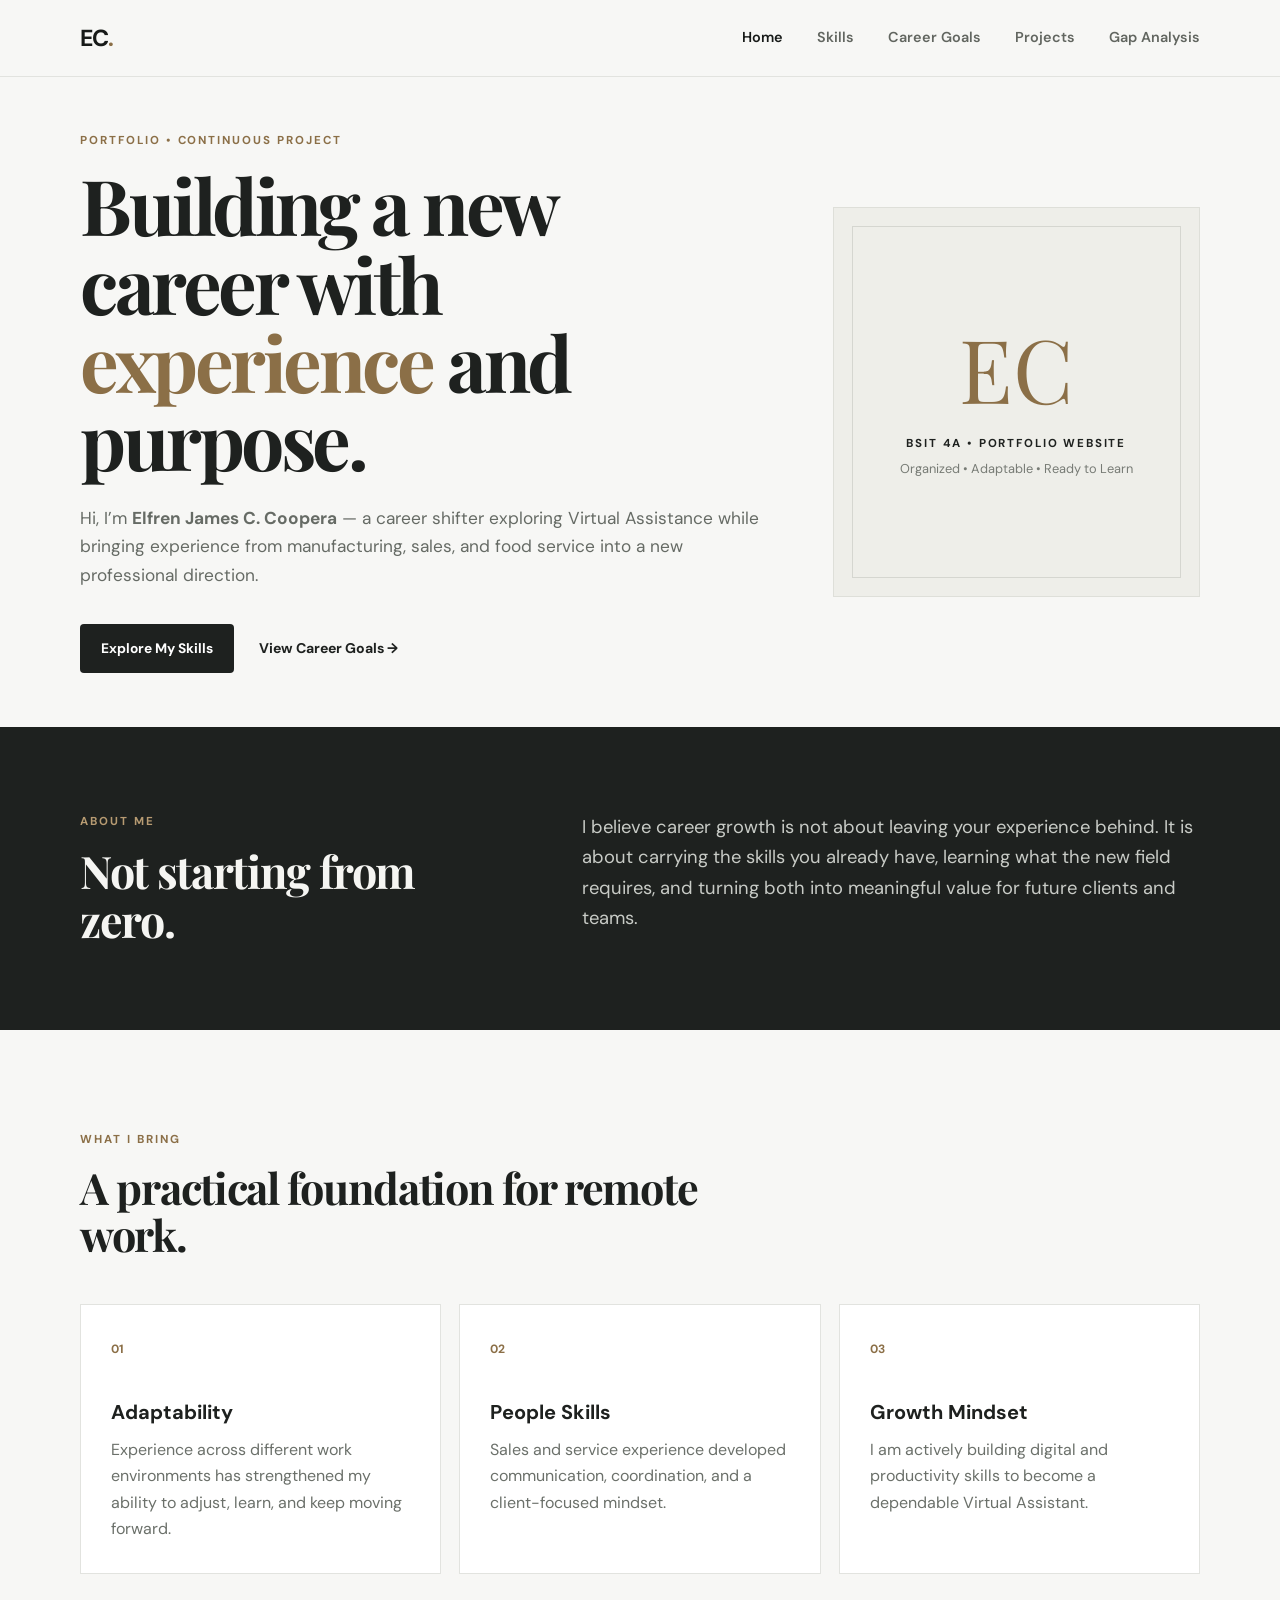
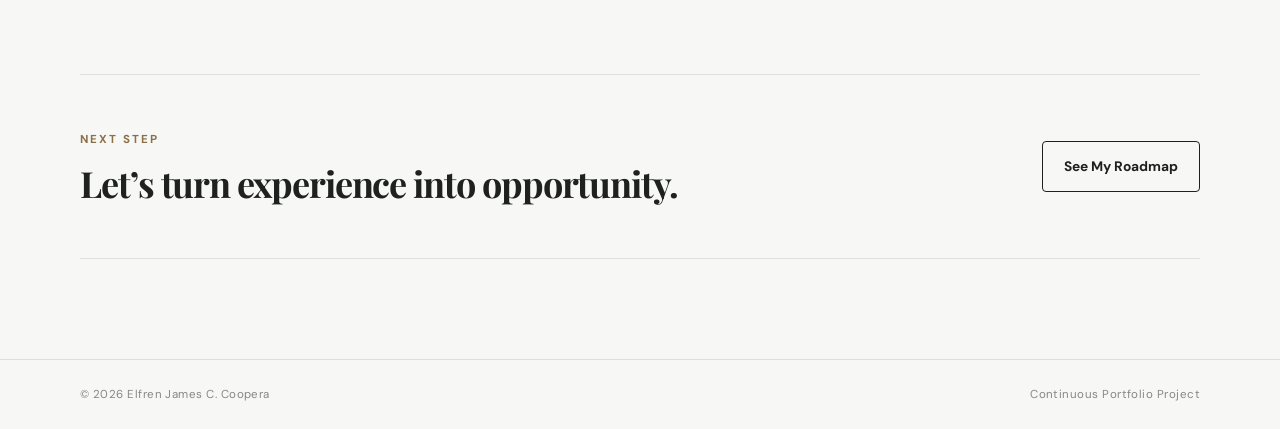
<file: index.html>
<!DOCTYPE html>
<html lang="en">
<head>
  <meta charset="UTF-8">
  <meta name="viewport" content="width=device-width, initial-scale=1.0">
  <title>Elfren James C. Coopera | Portfolio</title>
  <meta name="description" content="Clean and minimalist professional portfolio of Elfren James C. Coopera.">
  <link rel="preconnect" href="https://fonts.googleapis.com">
  <link rel="preconnect" href="https://fonts.gstatic.com" crossorigin>
  <link href="https://fonts.googleapis.com/css2?family=DM+Sans:wght@400;500;600;700&family=Playfair+Display:wght@600;700&display=swap" rel="stylesheet">
  <link rel="stylesheet" href="styles.css">
</head>
<body>
<header class="nav-wrap">
  <nav class="nav container">
    <a class="brand" href="index.html">EC<span>.</span></a>
    <button class="menu-toggle" aria-label="Toggle menu">☰</button>
    <div class="nav-links">
      <a class="active" href="index.html">Home</a>
      <a href="skills.html">Skills</a>
      <a href="career-goals.html">Career Goals</a>
      <a href="projects.html">Projects</a>
<a href="gap-analysis.html">Gap Analysis</a>
    </div>
  </nav>
</header>

<main>
<section class="hero container">
  <div class="hero-copy">
    <p class="eyebrow">PORTFOLIO • CONTINUOUS PROJECT</p>
    <h1>Building a new career with <em>experience</em> and purpose.</h1>
    <p class="lead">Hi, I’m <strong>Elfren James C. Coopera</strong> — a career shifter exploring Virtual Assistance while bringing experience from manufacturing, sales, and food service into a new professional direction.</p>
    <div class="hero-actions">
      <a class="btn btn-dark" href="skills.html">Explore My Skills</a>
      <a class="text-link" href="career-goals.html">View Career Goals →</a>
    </div>
  </div>
  <div class="hero-card">
    <div class="monogram">EC</div>
    <p>BSIT 4A • PORTFOLIO WEBSITE</p>
    <span>Organized • Adaptable • Ready to Learn</span>
  </div>
</section>

<section class="intro-band">
  <div class="container split">
    <div>
      <p class="eyebrow">ABOUT ME</p>
      <h2>Not starting from zero.</h2>
    </div>
    <p>I believe career growth is not about leaving your experience behind. It is about carrying the skills you already have, learning what the new field requires, and turning both into meaningful value for future clients and teams.</p>
  </div>
</section>

<section class="container highlights">
  <div class="section-heading">
    <p class="eyebrow">WHAT I BRING</p>
    <h2>A practical foundation for remote work.</h2>
  </div>
  <div class="cards three">
    <article class="card">
      <span class="card-number">01</span>
      <h3>Adaptability</h3>
      <p>Experience across different work environments has strengthened my ability to adjust, learn, and keep moving forward.</p>
    </article>
    <article class="card">
      <span class="card-number">02</span>
      <h3>People Skills</h3>
      <p>Sales and service experience developed communication, coordination, and a client-focused mindset.</p>
    </article>
    <article class="card">
      <span class="card-number">03</span>
      <h3>Growth Mindset</h3>
      <p>I am actively building digital and productivity skills to become a dependable Virtual Assistant.</p>
    </article>
  </div>
</section>

<section class="cta container">
  <div>
    <p class="eyebrow">NEXT STEP</p>
    <h2>Let’s turn experience into opportunity.</h2>
  </div>
  <a class="btn btn-outline" href="career-goals.html">See My Roadmap</a>
</section>
</main>

<footer class="footer">
  <div class="container footer-inner">
    <span>© 2026 Elfren James C. Coopera</span>
    <span>Continuous Portfolio Project</span>
  </div>
</footer>
<script src="script.js"></script>
</body>
</html>
</file>
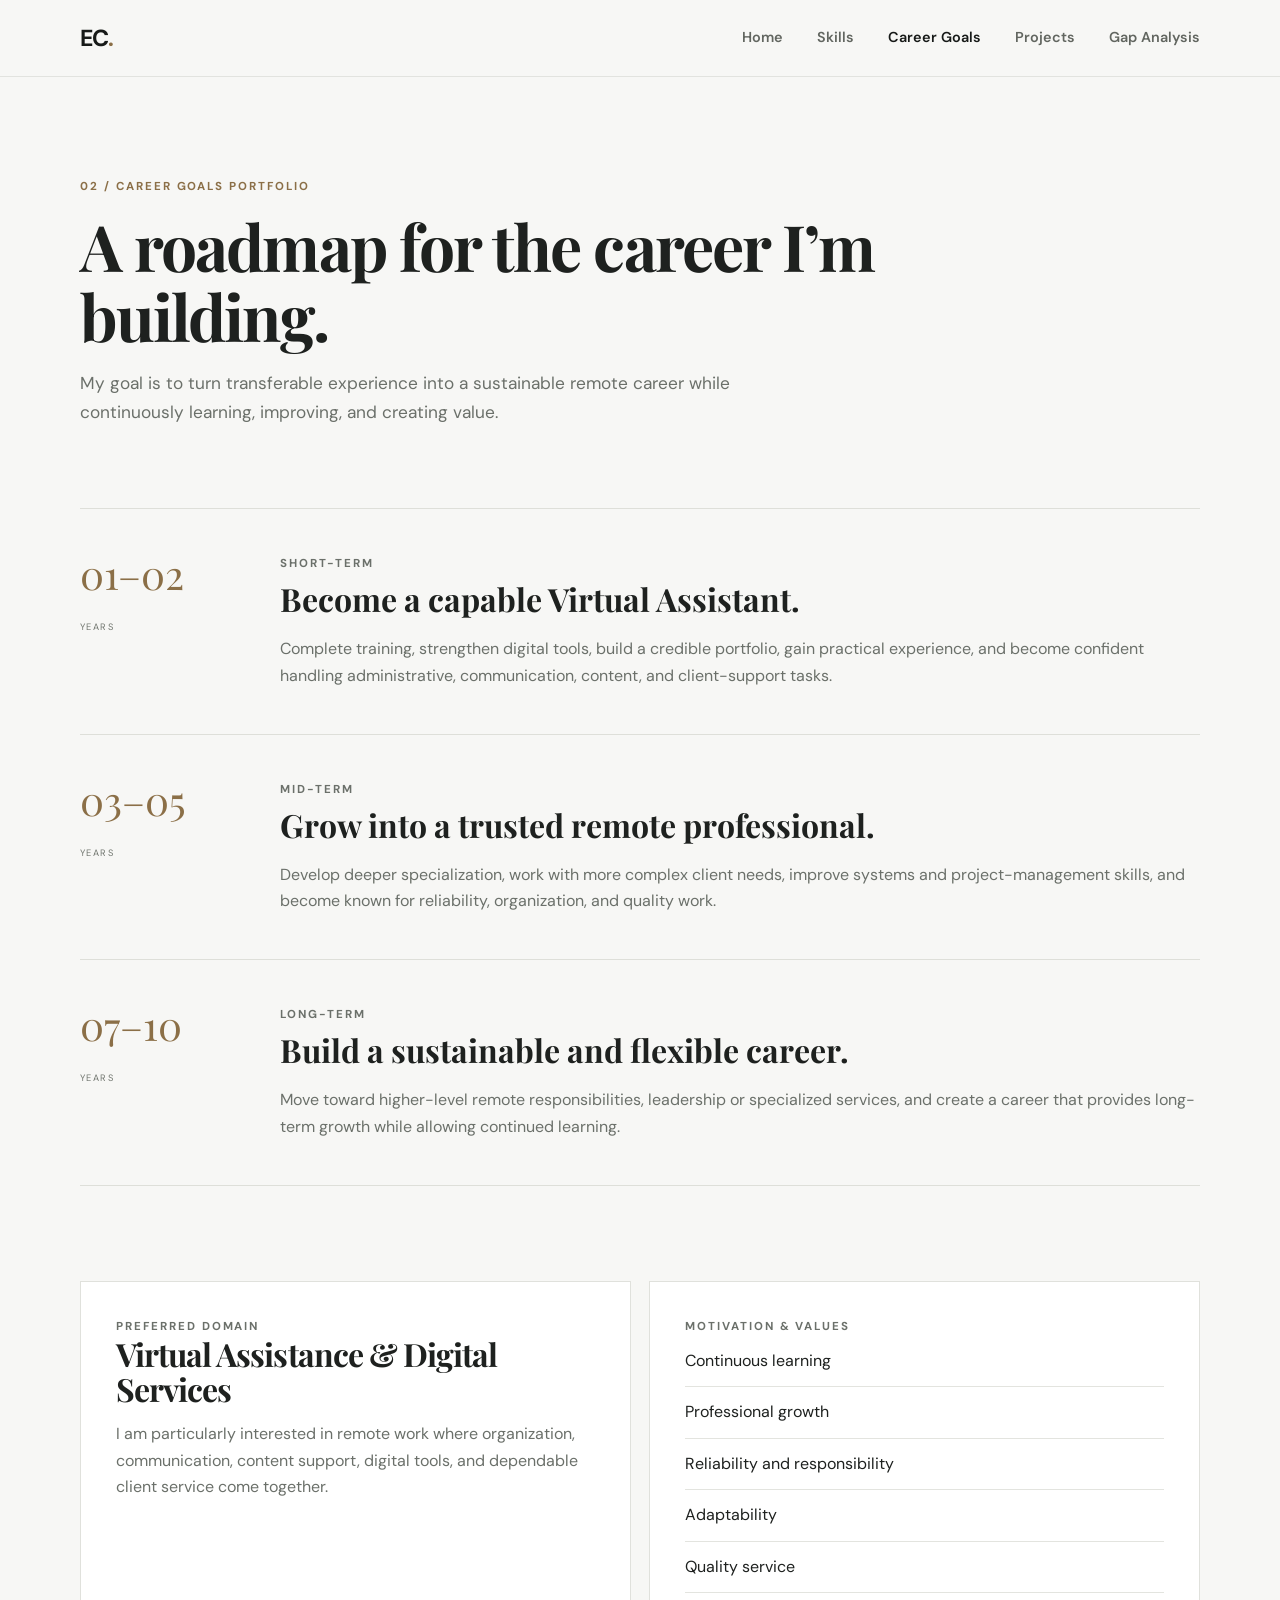
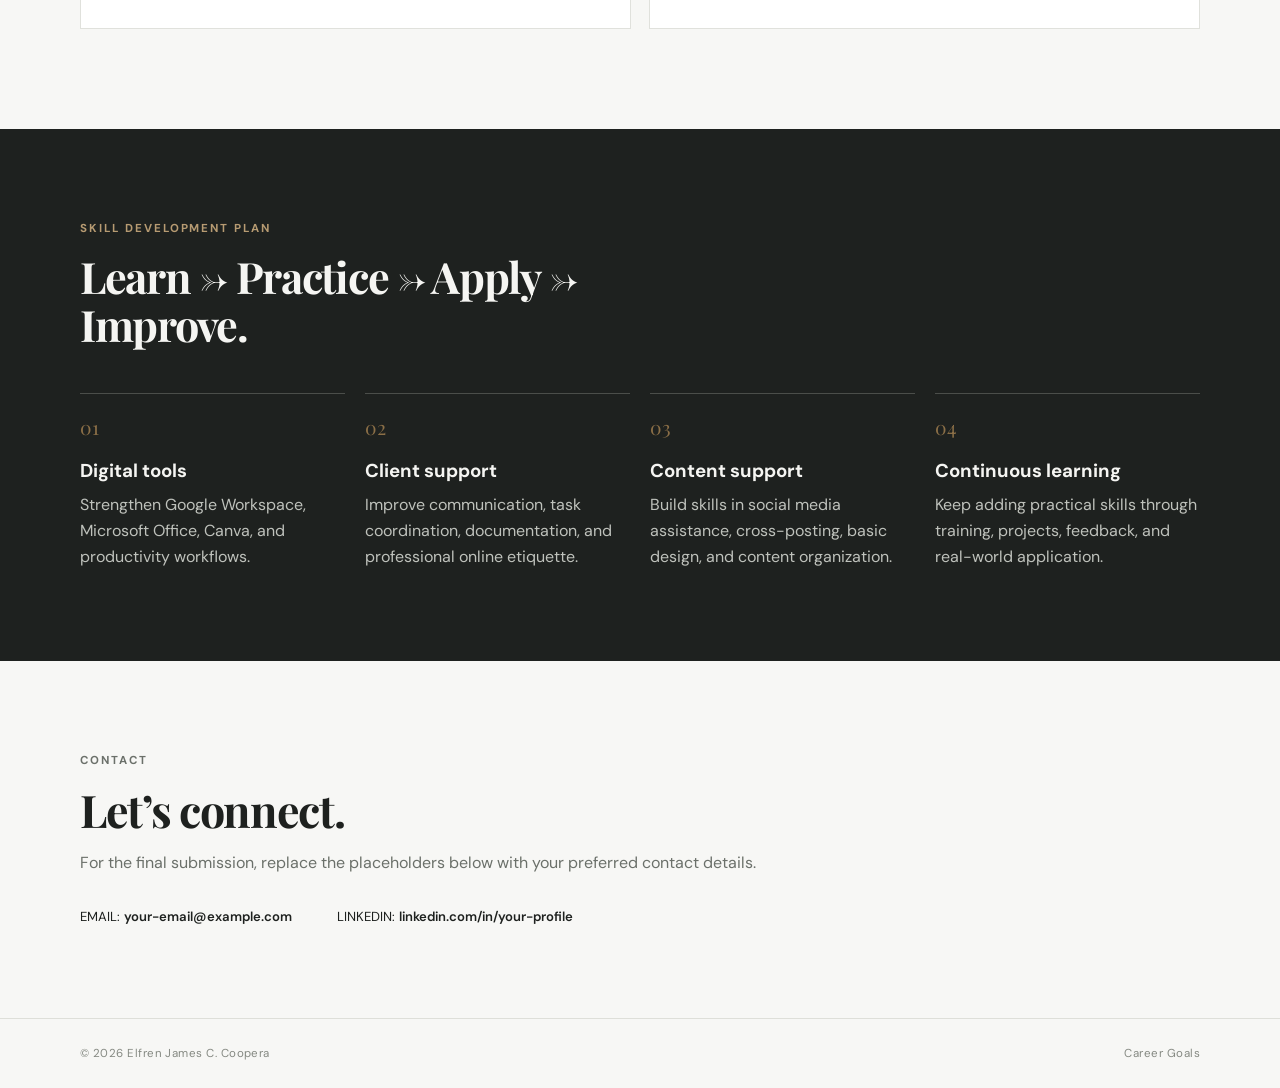
<file: career-goals.html>
<!DOCTYPE html>
<html lang="en">
<head>
  <meta charset="UTF-8">
  <meta name="viewport" content="width=device-width, initial-scale=1.0">
  <title>Career Goals | Elfren James C. Coopera</title>
  <link rel="preconnect" href="https://fonts.googleapis.com">
  <link rel="preconnect" href="https://fonts.gstatic.com" crossorigin>
  <link href="https://fonts.googleapis.com/css2?family=DM+Sans:wght@400;500;600;700&family=Playfair+Display:wght@600;700&display=swap" rel="stylesheet">
  <link rel="stylesheet" href="styles.css">
</head>
<body>
<header class="nav-wrap">
  <nav class="nav container">
    <a class="brand" href="index.html">EC<span>.</span></a>
    <button class="menu-toggle" aria-label="Toggle menu">☰</button>
    <div class="nav-links">
      <a href="index.html">Home</a>
      <a href="skills.html">Skills</a>
      <a class="active" href="career-goals.html">Career Goals</a>
      <a href="projects.html">Projects</a>
<a href="gap-analysis.html">Gap Analysis</a>
    </div>
  </nav>
</header>

<main>
<section class="page-hero container">
  <p class="eyebrow">02 / CAREER GOALS PORTFOLIO</p>
  <h1>A roadmap for the career I’m building.</h1>
  <p>My goal is to turn transferable experience into a sustainable remote career while continuously learning, improving, and creating value.</p>
</section>

<section class="container roadmap">
  <article class="roadmap-item">
    <div class="year">01–02<br><small>YEARS</small></div>
    <div><p class="eyebrow">SHORT-TERM</p><h2>Become a capable Virtual Assistant.</h2>
    <p>Complete training, strengthen digital tools, build a credible portfolio, gain practical experience, and become confident handling administrative, communication, content, and client-support tasks.</p></div>
  </article>
  <article class="roadmap-item">
    <div class="year">03–05<br><small>YEARS</small></div>
    <div><p class="eyebrow">MID-TERM</p><h2>Grow into a trusted remote professional.</h2>
    <p>Develop deeper specialization, work with more complex client needs, improve systems and project-management skills, and become known for reliability, organization, and quality work.</p></div>
  </article>
  <article class="roadmap-item">
    <div class="year">07–10<br><small>YEARS</small></div>
    <div><p class="eyebrow">LONG-TERM</p><h2>Build a sustainable and flexible career.</h2>
    <p>Move toward higher-level remote responsibilities, leadership or specialized services, and create a career that provides long-term growth while allowing continued learning.</p></div>
  </article>
</section>

<section class="container two-col">
  <div class="panel">
    <p class="eyebrow">PREFERRED DOMAIN</p>
    <h2>Virtual Assistance & Digital Services</h2>
    <p>I am particularly interested in remote work where organization, communication, content support, digital tools, and dependable client service come together.</p>
  </div>
  <div class="panel">
    <p class="eyebrow">MOTIVATION & VALUES</p>
    <ul class="clean-list">
      <li>Continuous learning</li>
      <li>Professional growth</li>
      <li>Reliability and responsibility</li>
      <li>Adaptability</li>
      <li>Quality service</li>
    </ul>
  </div>
</section>

<section class="development">
  <div class="container">
    <div class="section-heading">
      <p class="eyebrow">SKILL DEVELOPMENT PLAN</p>
      <h2>Learn → Practice → Apply → Improve.</h2>
    </div>
    <div class="plan-grid">
      <div><span>01</span><h3>Digital tools</h3><p>Strengthen Google Workspace, Microsoft Office, Canva, and productivity workflows.</p></div>
      <div><span>02</span><h3>Client support</h3><p>Improve communication, task coordination, documentation, and professional online etiquette.</p></div>
      <div><span>03</span><h3>Content support</h3><p>Build skills in social media assistance, cross-posting, basic design, and content organization.</p></div>
      <div><span>04</span><h3>Continuous learning</h3><p>Keep adding practical skills through training, projects, feedback, and real-world application.</p></div>
    </div>
  </div>
</section>

<section class="container contact">
  <p class="eyebrow">CONTACT</p>
  <h2>Let’s connect.</h2>
  <p>For the final submission, replace the placeholders below with your preferred contact details.</p>
  <div class="contact-row">
    <span>EMAIL: <strong>your-email@example.com</strong></span>
    <span>LINKEDIN: <strong>linkedin.com/in/your-profile</strong></span>
  </div>
</section>
</main>

<footer class="footer"><div class="container footer-inner"><span>© 2026 Elfren James C. Coopera</span><span>Career Goals</span></div></footer>
<script src="script.js"></script>
</body>
</html>
</file>
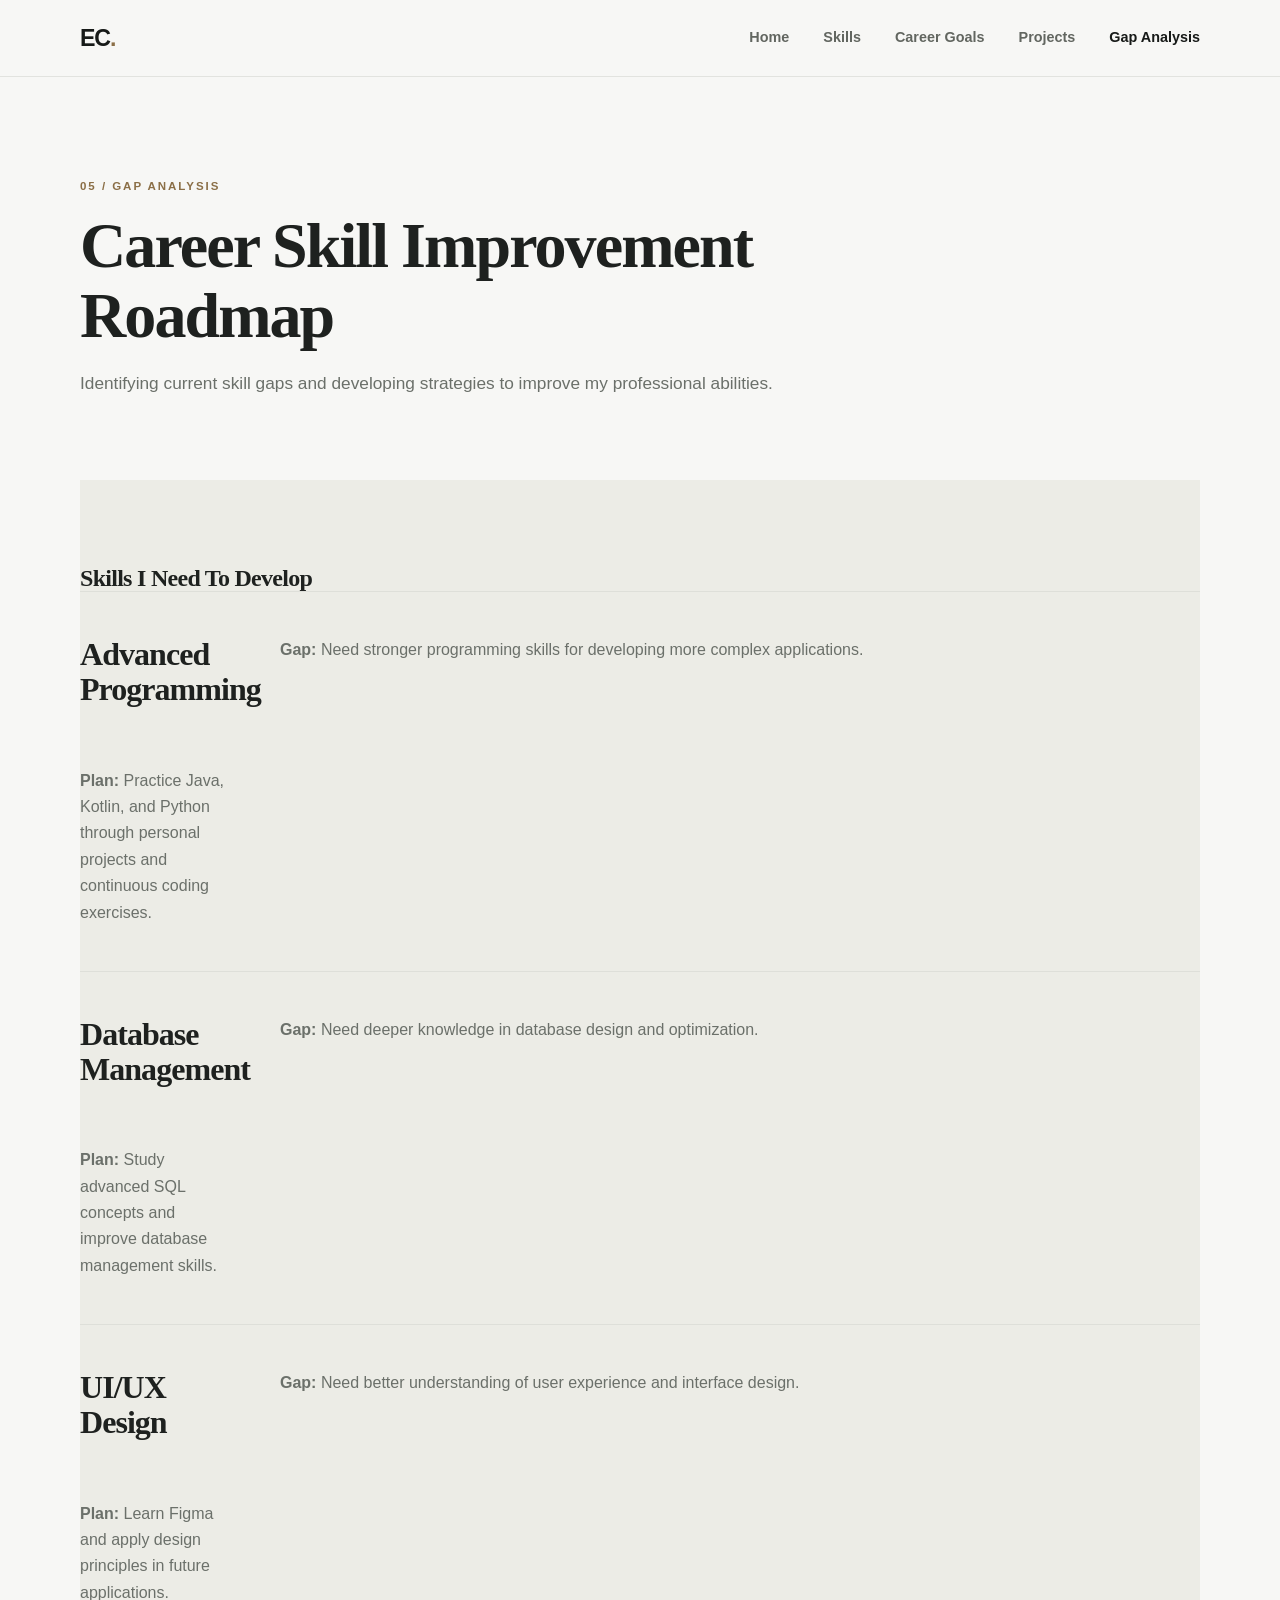
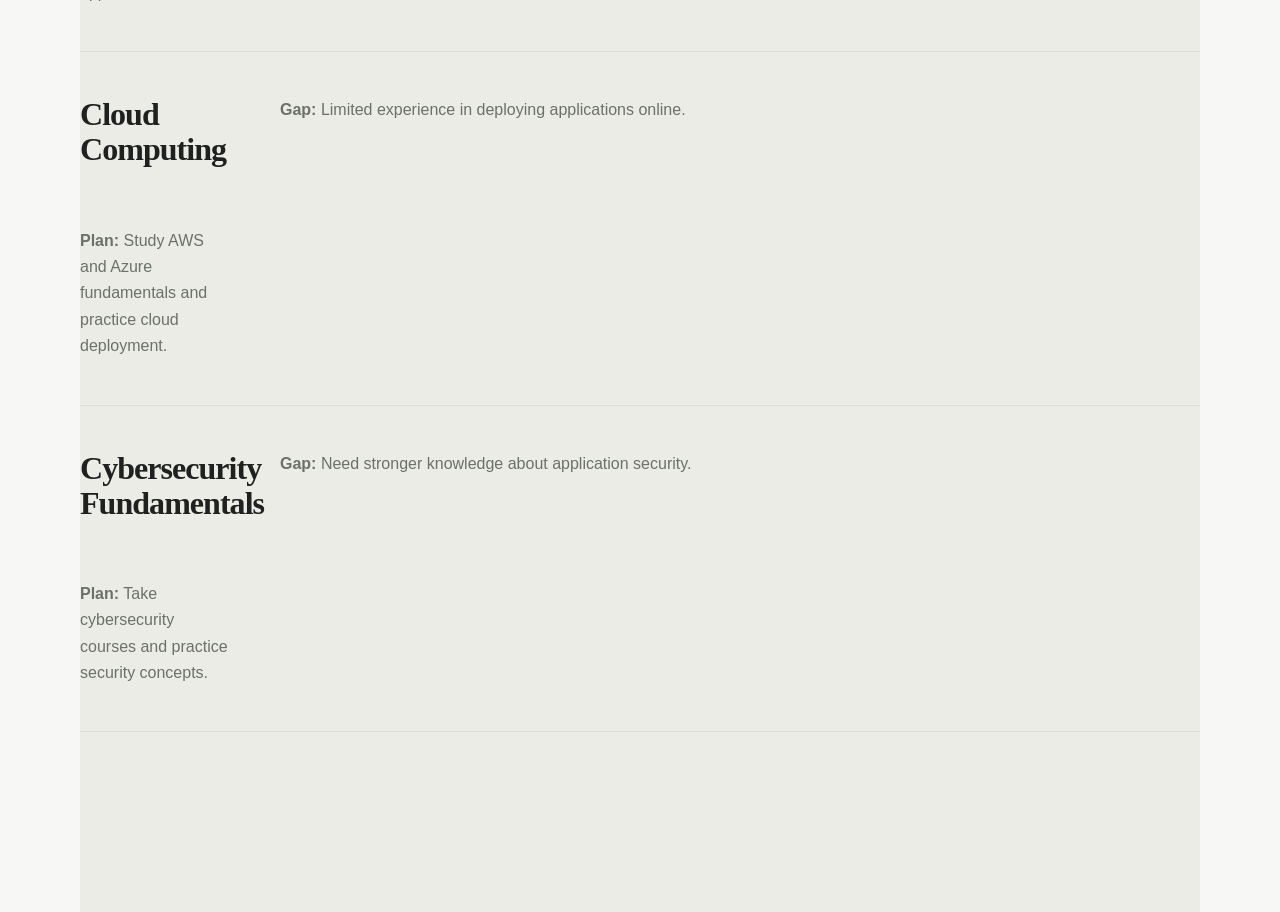
<file: gap-analysis.html>
<!DOCTYPE html>
<html lang="en">

<head>

<meta charset="UTF-8">
<meta name="viewport" content="width=device-width, initial-scale=1.0">

<title>Gap Analysis | Elfrens Portfolio</title>

<link rel="stylesheet" href="styles.css">

</head>


<body>


<header class="nav-wrap">

<nav class="nav container">

<a class="brand" href="index.html">EC<span>.</span></a>


<div class="nav-links">

<a href="index.html">Home</a>
<a href="skills.html">Skills</a>
<a href="career-goals.html">Career Goals</a>
<a href="projects.html">Projects</a>
<a class="active" href="gap-analysis.html">Gap Analysis</a>

</div>


</nav>

</header>




<main>


<section class="page-hero container">

<p class="eyebrow">05 / GAP ANALYSIS</p>

<h1>Career Skill Improvement Roadmap</h1>

<p>
Identifying current skill gaps and developing strategies to improve my professional abilities.
</p>

</section>





<section class="container gap-section">


<h2 class="section-heading">
Skills I Need To Develop
</h2>



<div class="roadmap">



<div class="roadmap-item">

<h2>Advanced Programming</h2>

<p>
<strong>Gap:</strong>
Need stronger programming skills for developing more complex applications.
</p>

<p>
<strong>Plan:</strong>
Practice Java, Kotlin, and Python through personal projects and continuous coding exercises.
</p>

</div>




<div class="roadmap-item">

<h2>Database Management</h2>

<p>
<strong>Gap:</strong>
Need deeper knowledge in database design and optimization.
</p>

<p>
<strong>Plan:</strong>
Study advanced SQL concepts and improve database management skills.
</p>

</div>




<div class="roadmap-item">

<h2>UI/UX Design</h2>

<p>
<strong>Gap:</strong>
Need better understanding of user experience and interface design.
</p>

<p>
<strong>Plan:</strong>
Learn Figma and apply design principles in future applications.
</p>

</div>




<div class="roadmap-item">

<h2>Cloud Computing</h2>

<p>
<strong>Gap:</strong>
Limited experience in deploying applications online.
</p>

<p>
<strong>Plan:</strong>
Study AWS and Azure fundamentals and practice cloud deployment.
</p>

</div>




<div class="roadmap-item">

<h2>Cybersecurity Fundamentals</h2>

<p>
<strong>Gap:</strong>
Need stronger knowledge about application security.
</p>

<p>
<strong>Plan:</strong>
Take cybersecurity courses and practice security concepts.
</p>

</div>



</div>


</section>


</main>


</body>

</html>
</file>
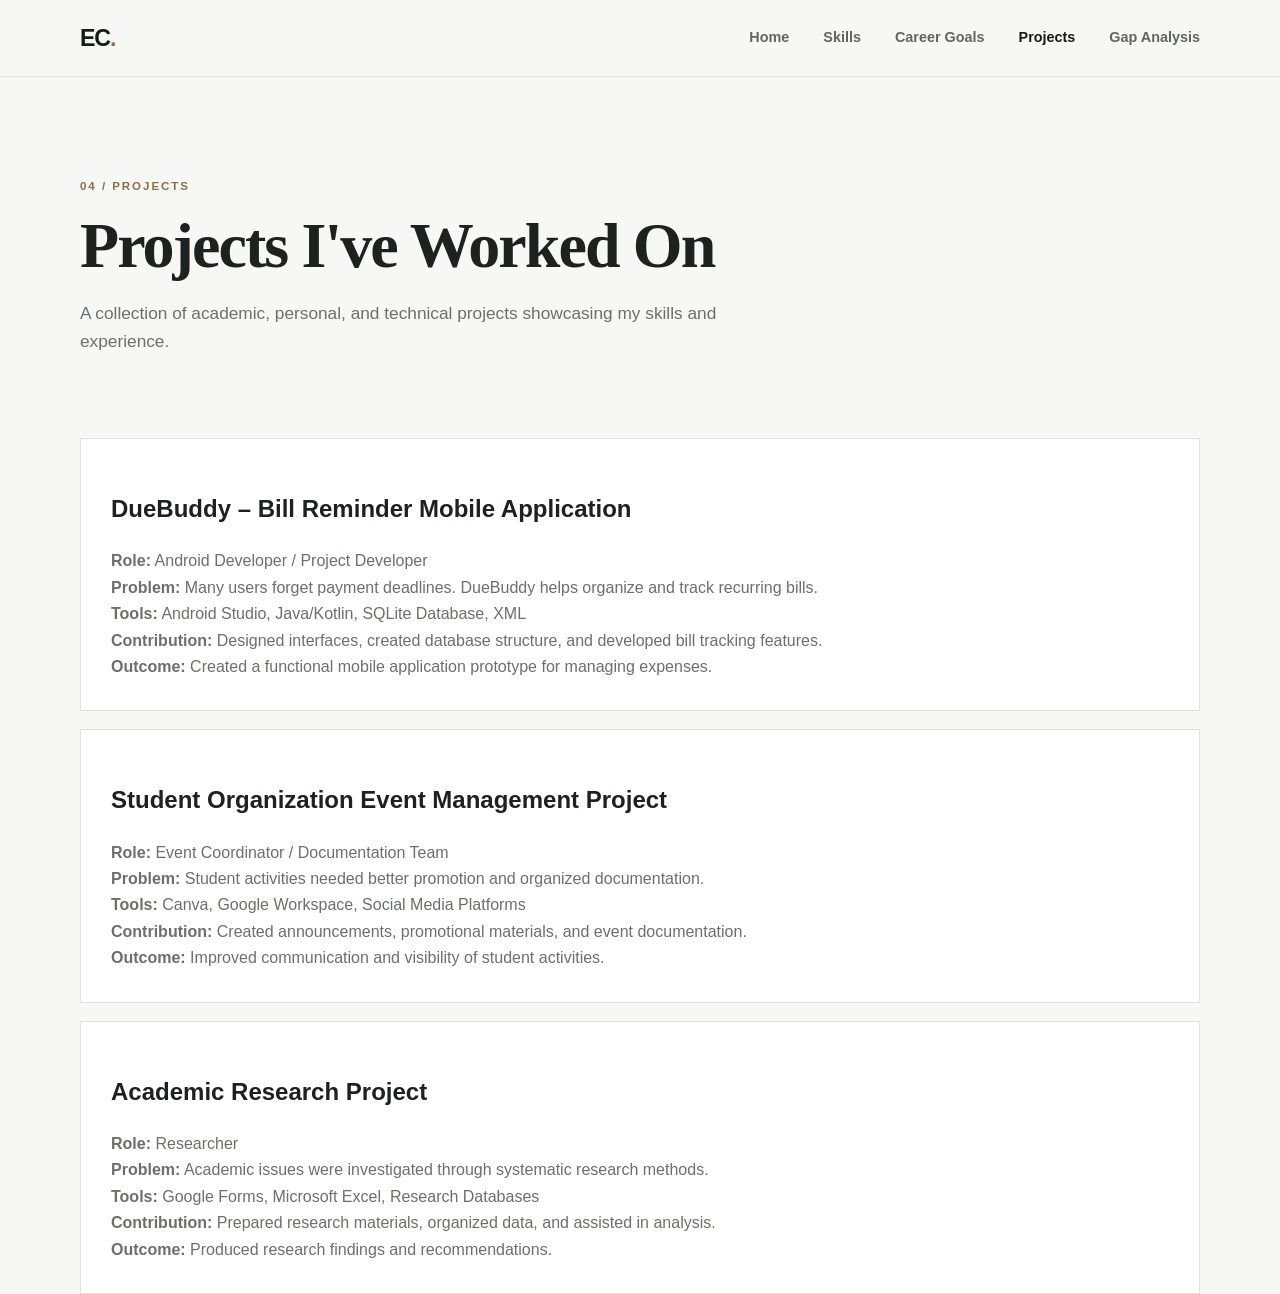
<file: projects.html>
<!DOCTYPE html>
<html lang="en">

<head>
<meta charset="UTF-8">
<meta name="viewport" content="width=device-width, initial-scale=1.0">

<title>Projects | Elfrens Portfolio</title>

<link rel="stylesheet" href="styles.css">

</head>


<body>

<header class="nav-wrap">
<nav class="nav container">

<a class="brand" href="index.html">EC<span>.</span></a>

<div class="nav-links">
<a href="index.html">Home</a>
<a href="skills.html">Skills</a>
<a href="career-goals.html">Career Goals</a>
<a class="active" href="projects.html">Projects</a>
<a href="gap-analysis.html">Gap Analysis</a>
</div>

</nav>
</header>


<main>

<section class="page-hero container">

<p class="eyebrow">04 / PROJECTS</p>

<h1>Projects I've Worked On</h1>

<p>
A collection of academic, personal, and technical projects showcasing my skills and experience.
</p>

</section>



<section class="container">

<div class="cards">


<div class="card">

<h2>DueBuddy – Bill Reminder Mobile Application</h2>

<p><strong>Role:</strong> Android Developer / Project Developer</p>

<p>
<strong>Problem:</strong>
Many users forget payment deadlines. DueBuddy helps organize and track recurring bills.
</p>

<p>
<strong>Tools:</strong>
Android Studio, Java/Kotlin, SQLite Database, XML
</p>

<p>
<strong>Contribution:</strong>
Designed interfaces, created database structure, and developed bill tracking features.
</p>

<p>
<strong>Outcome:</strong>
Created a functional mobile application prototype for managing expenses.
</p>

</div>



<div class="card">

<h2>Student Organization Event Management Project</h2>

<p><strong>Role:</strong> Event Coordinator / Documentation Team</p>

<p>
<strong>Problem:</strong>
Student activities needed better promotion and organized documentation.
</p>

<p>
<strong>Tools:</strong>
Canva, Google Workspace, Social Media Platforms
</p>

<p>
<strong>Contribution:</strong>
Created announcements, promotional materials, and event documentation.
</p>

<p>
<strong>Outcome:</strong>
Improved communication and visibility of student activities.
</p>

</div>



<div class="card">

<h2>Academic Research Project</h2>

<p><strong>Role:</strong> Researcher</p>

<p>
<strong>Problem:</strong>
Academic issues were investigated through systematic research methods.
</p>

<p>
<strong>Tools:</strong>
Google Forms, Microsoft Excel, Research Databases
</p>

<p>
<strong>Contribution:</strong>
Prepared research materials, organized data, and assisted in analysis.
</p>

<p>
<strong>Outcome:</strong>
Produced research findings and recommendations.
</p>

</div>


</div>

</section>


</main>

</body>

</html>
</file>
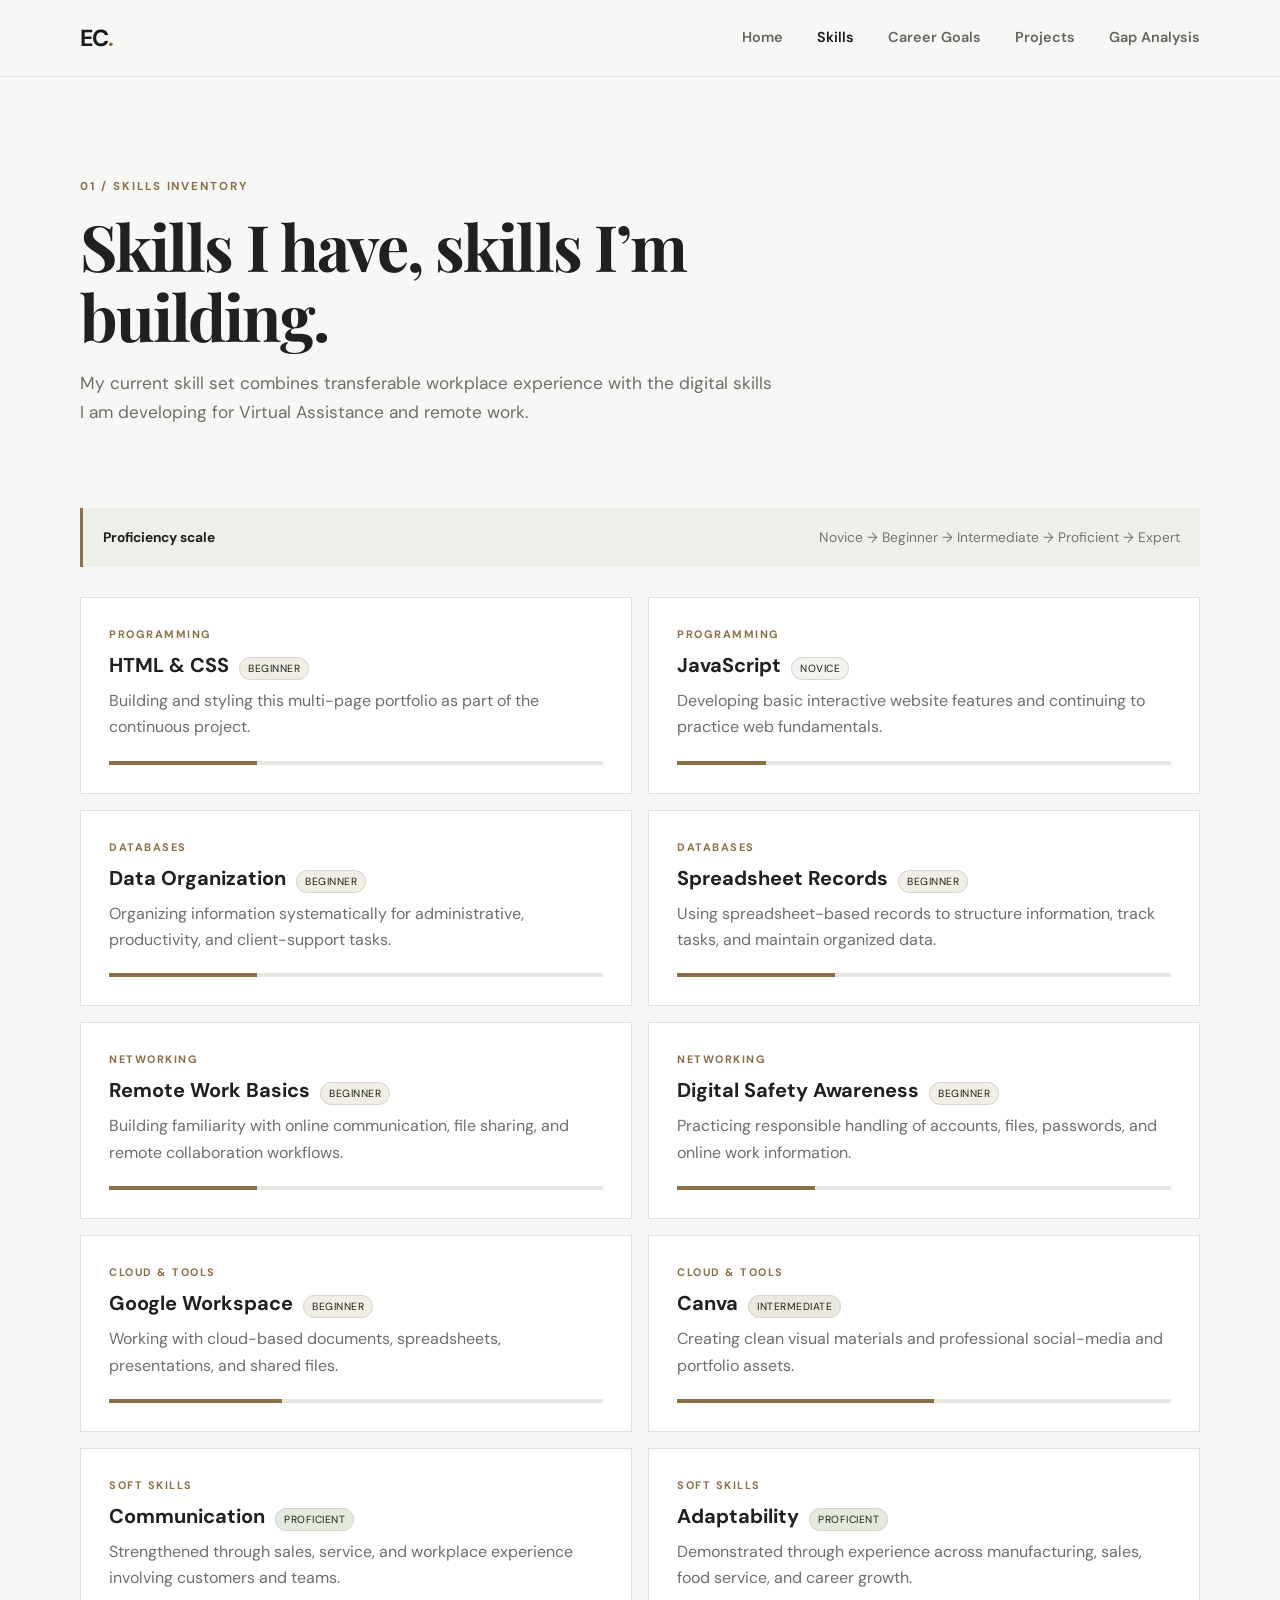
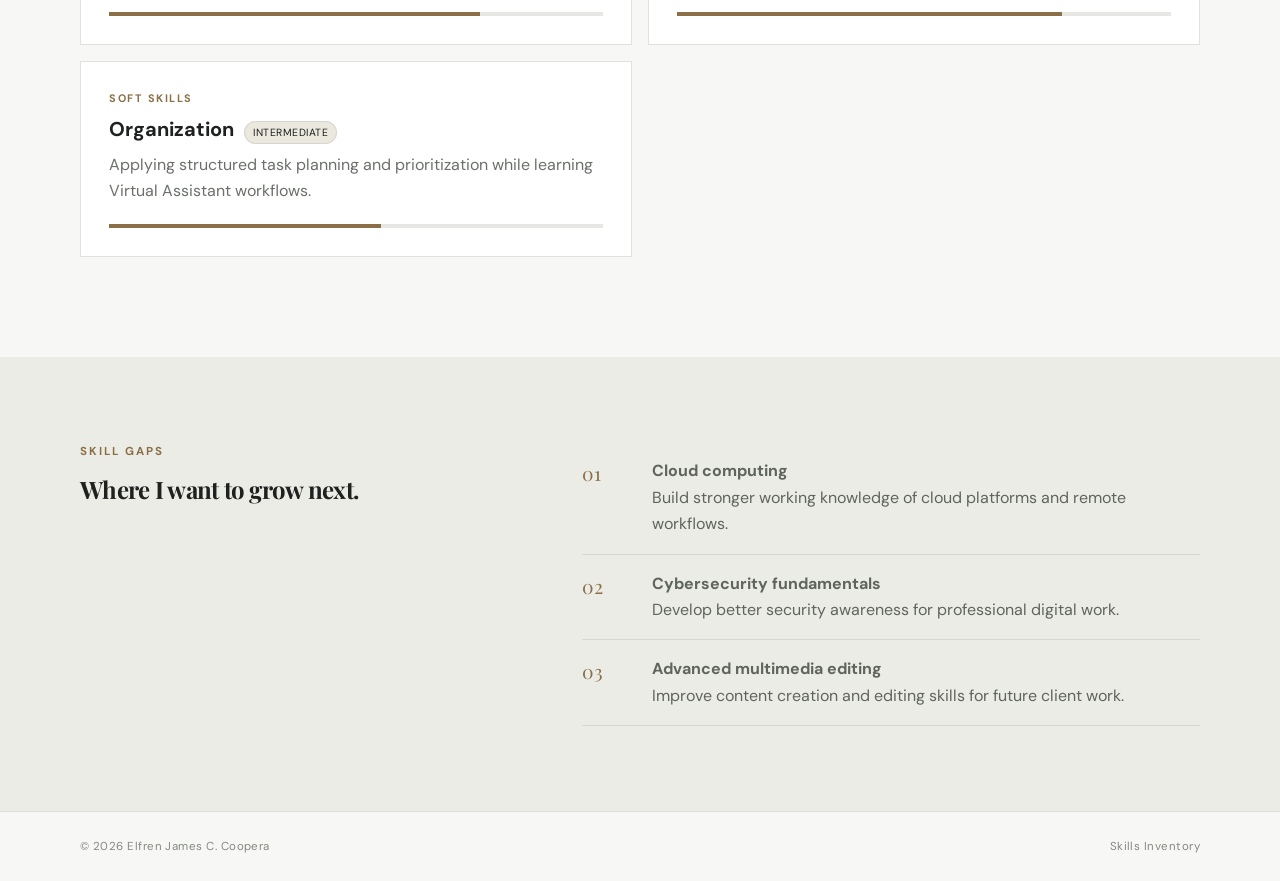
<file: skills.html>
<!DOCTYPE html>
<html lang="en">
<head>
  <meta charset="UTF-8">
  <meta name="viewport" content="width=device-width, initial-scale=1.0">
  <title>Skills | Elfren James C. Coopera</title>
  <link rel="preconnect" href="https://fonts.googleapis.com">
  <link rel="preconnect" href="https://fonts.gstatic.com" crossorigin>
  <link href="https://fonts.googleapis.com/css2?family=DM+Sans:wght@400;500;600;700&family=Playfair+Display:wght@600;700&display=swap" rel="stylesheet">
  <link rel="stylesheet" href="styles.css">
</head>
<body>
<header class="nav-wrap">
  <nav class="nav container">
    <a class="brand" href="index.html">EC<span>.</span></a>
    <button class="menu-toggle" aria-label="Toggle menu">☰</button>
    <div class="nav-links">
      <a href="index.html">Home</a>
      <a class="active" href="skills.html">Skills</a>
      <a href="career-goals.html">Career Goals</a>
      <a href="projects.html">Projects</a>
<a href="gap-analysis.html">Gap Analysis</a>
    </div>
  </nav>
</header>

<main>
<section class="page-hero container">
  <p class="eyebrow">01 / SKILLS INVENTORY</p>
  <h1>Skills I have, skills I’m building.</h1>
  <p>My current skill set combines transferable workplace experience with the digital skills I am developing for Virtual Assistance and remote work.</p>
</section>

<section class="container skill-section">
  <div class="scale-note">
    <strong>Proficiency scale</strong>
    <span>Novice → Beginner → Intermediate → Proficient → Expert</span>
  </div>

  <div class="skill-grid">
    <article class="skill-card">
      <p class="skill-category">PROGRAMMING</p>
      <h3>HTML & CSS</h3><span class="level beginner">Beginner</span>
      <p>Building and styling this multi-page portfolio as part of the continuous project.</p>
      <div class="meter"><i style="width:30%"></i></div>
    </article>
    <article class="skill-card">
      <p class="skill-category">PROGRAMMING</p>
      <h3>JavaScript</h3><span class="level novice">Novice</span>
      <p>Developing basic interactive website features and continuing to practice web fundamentals.</p>
      <div class="meter"><i style="width:18%"></i></div>
    </article>

    <article class="skill-card">
      <p class="skill-category">DATABASES</p>
      <h3>Data Organization</h3><span class="level beginner">Beginner</span>
      <p>Organizing information systematically for administrative, productivity, and client-support tasks.</p>
      <div class="meter"><i style="width:30%"></i></div>
    </article>
    <article class="skill-card">
      <p class="skill-category">DATABASES</p>
      <h3>Spreadsheet Records</h3><span class="level beginner">Beginner</span>
      <p>Using spreadsheet-based records to structure information, track tasks, and maintain organized data.</p>
      <div class="meter"><i style="width:32%"></i></div>
    </article>

    <article class="skill-card">
      <p class="skill-category">NETWORKING</p>
      <h3>Remote Work Basics</h3><span class="level beginner">Beginner</span>
      <p>Building familiarity with online communication, file sharing, and remote collaboration workflows.</p>
      <div class="meter"><i style="width:30%"></i></div>
    </article>
    <article class="skill-card">
      <p class="skill-category">NETWORKING</p>
      <h3>Digital Safety Awareness</h3><span class="level beginner">Beginner</span>
      <p>Practicing responsible handling of accounts, files, passwords, and online work information.</p>
      <div class="meter"><i style="width:28%"></i></div>
    </article>

    <article class="skill-card">
      <p class="skill-category">CLOUD & TOOLS</p>
      <h3>Google Workspace</h3><span class="level beginner">Beginner</span>
      <p>Working with cloud-based documents, spreadsheets, presentations, and shared files.</p>
      <div class="meter"><i style="width:35%"></i></div>
    </article>
    <article class="skill-card">
      <p class="skill-category">CLOUD & TOOLS</p>
      <h3>Canva</h3><span class="level intermediate">Intermediate</span>
      <p>Creating clean visual materials and professional social-media and portfolio assets.</p>
      <div class="meter"><i style="width:52%"></i></div>
    </article>

    <article class="skill-card">
      <p class="skill-category">SOFT SKILLS</p>
      <h3>Communication</h3><span class="level proficient">Proficient</span>
      <p>Strengthened through sales, service, and workplace experience involving customers and teams.</p>
      <div class="meter"><i style="width:75%"></i></div>
    </article>
    <article class="skill-card">
      <p class="skill-category">SOFT SKILLS</p>
      <h3>Adaptability</h3><span class="level proficient">Proficient</span>
      <p>Demonstrated through experience across manufacturing, sales, food service, and career growth.</p>
      <div class="meter"><i style="width:78%"></i></div>
    </article>
    <article class="skill-card">
      <p class="skill-category">SOFT SKILLS</p>
      <h3>Organization</h3><span class="level intermediate">Intermediate</span>
      <p>Applying structured task planning and prioritization while learning Virtual Assistant workflows.</p>
      <div class="meter"><i style="width:55%"></i></div>
    </article>
  </div>
</section>

<section class="gap-section">
  <div class="container split">
    <div>
      <p class="eyebrow">SKILL GAPS</p>
      <h2>Where I want to grow next.</h2>
    </div>
    <div class="gap-list">
      <div><span>01</span><p><strong>Cloud computing</strong><br>Build stronger working knowledge of cloud platforms and remote workflows.</p></div>
      <div><span>02</span><p><strong>Cybersecurity fundamentals</strong><br>Develop better security awareness for professional digital work.</p></div>
      <div><span>03</span><p><strong>Advanced multimedia editing</strong><br>Improve content creation and editing skills for future client work.</p></div>
    </div>
  </div>
</section>
</main>

<footer class="footer"><div class="container footer-inner"><span>© 2026 Elfren James C. Coopera</span><span>Skills Inventory</span></div></footer>
<script src="script.js"></script>
</body>
</html>
</file>
<file: styles.css>
*{box-sizing:border-box}html{scroll-behavior:smooth}body{margin:0;background:#f7f7f5;color:#1e211f;font-family:"DM Sans",sans-serif;line-height:1.65}.container{width:min(1120px,90%);margin:auto}.nav-wrap{position:sticky;top:0;z-index:20;background:rgba(247,247,245,.92);backdrop-filter:blur(14px);border-bottom:1px solid #e2e3df}.nav{height:76px;display:flex;align-items:center;justify-content:space-between}.brand{font-size:1.45rem;font-weight:700;color:#171a18;text-decoration:none;letter-spacing:-.05em}.brand span{color:#8b6f47}.nav-links{display:flex;gap:34px}.nav-links a{color:#626660;text-decoration:none;font-size:.9rem;font-weight:600}.nav-links a:hover,.nav-links a.active{color:#171a18}.menu-toggle{display:none;border:0;background:none;font-size:1.3rem}.hero{min-height:650px;display:grid;grid-template-columns:1.3fr .7fr;align-items:center;gap:70px}.eyebrow{font-size:.72rem;letter-spacing:.17em;font-weight:700;color:#8b6f47;margin:0 0 15px}.hero h1,.page-hero h1{font-family:"Playfair Display",serif;font-size:clamp(3rem,6vw,5.2rem);line-height:1.02;letter-spacing:-.045em;margin:0 0 25px;font-weight:700}.hero h1 em{font-style:normal;color:#8b6f47}.lead{font-size:1.08rem;color:#666b65;max-width:680px}.hero-actions{display:flex;align-items:center;gap:25px;margin-top:35px}.btn{display:inline-block;text-decoration:none;padding:13px 21px;border-radius:4px;font-weight:700;font-size:.86rem}.btn-dark{background:#1e211f;color:white}.btn-outline{border:1px solid #1e211f;color:#1e211f}.text-link{color:#1e211f;text-decoration:none;font-weight:700;font-size:.88rem}.hero-card{height:390px;border:1px solid #dedfd9;background:#eeeee9;display:flex;flex-direction:column;align-items:center;justify-content:center;text-align:center;position:relative}.hero-card:before{content:"";position:absolute;inset:18px;border:1px solid #d5d6d0}.monogram{font-family:"Playfair Display",serif;font-size:5.5rem;line-height:1;color:#8b6f47}.hero-card p{font-size:.72rem;letter-spacing:.16em;font-weight:700;margin:22px 0 5px}.hero-card span{font-size:.8rem;color:#777b75}.intro-band{background:#1e211f;color:#f5f5f2;padding:85px 0}.split{display:grid;grid-template-columns:.8fr 1.2fr;gap:90px;align-items:start}.intro-band h2,.section-heading h2,.cta h2,.page-hero h1,.gap-section h2,.panel h2,.development h2,.contact h2{font-family:"Playfair Display",serif;letter-spacing:-.03em;line-height:1.1;margin:0}.intro-band h2{font-size:2.8rem}.intro-band .eyebrow{color:#b79b72}.intro-band .split>p{font-size:1.15rem;color:#c8cbc6;margin:0}.highlights{padding:100px 0}.section-heading{margin-bottom:45px}.section-heading h2{font-size:2.7rem;max-width:650px}.cards{display:grid;gap:18px}.three{grid-template-columns:repeat(3,1fr)}.card{padding:30px;background:white;border:1px solid #e2e3df}.card-number{font-size:.75rem;color:#8b6f47;font-weight:700}.card h3{font-size:1.25rem;margin:35px 0 8px}.card p,.skill-card p,.panel p,.roadmap-item p,.plan-grid p{color:#6b706a;margin:0}.cta{margin-bottom:100px;border-top:1px solid #dfe0db;border-bottom:1px solid #dfe0db;padding:55px 0;display:flex;justify-content:space-between;align-items:center}.cta h2{font-size:2.25rem}.page-hero{padding:100px 0 65px}.page-hero h1{max-width:850px;font-size:clamp(3rem,5vw,4.7rem)}.page-hero>p:last-child{max-width:700px;color:#6b706a;font-size:1.08rem}.skill-section{padding-bottom:100px}.scale-note{display:flex;justify-content:space-between;gap:20px;padding:18px 20px;border-left:3px solid #8b6f47;background:#efefe9;margin-bottom:30px;font-size:.86rem}.scale-note span{color:#737770}.skill-grid{display:grid;grid-template-columns:repeat(2,1fr);gap:16px}.skill-card{background:white;border:1px solid #e1e2dd;padding:28px}.skill-category{font-size:.68rem!important;letter-spacing:.14em;color:#8b6f47!important;font-weight:700}.skill-card h3{margin:5px 0 6px;font-size:1.25rem;display:inline-block;margin-right:10px}.level{font-size:.65rem;padding:4px 8px;border-radius:20px;border:1px solid #d4d5d0;text-transform:uppercase;letter-spacing:.05em}.proficient{background:#e5eadf}.intermediate{background:#ebe8dd}.beginner{background:#f1eee6}.novice{background:#f2f2ef}.meter{height:4px;background:#e6e7e2;margin-top:20px}.meter i{display:block;height:100%;background:#8b6f47}.gap-section{background:#ecece6;padding:85px 0}.gap-list>div{display:grid;grid-template-columns:55px 1fr;gap:15px;padding:16px 0;border-bottom:1px solid #d7d8d2}.gap-list span,.plan-grid span{font-family:"Playfair Display",serif;color:#8b6f47;font-size:1.2rem}.gap-list p{margin:0;color:#5f645e}.roadmap{padding-bottom:95px}.roadmap-item{display:grid;grid-template-columns:150px 1fr;gap:50px;padding:45px 0;border-top:1px solid #dedfd9}.roadmap-item:last-child{border-bottom:1px solid #dedfd9}.year{font-family:"Playfair Display",serif;font-size:2.5rem;line-height:1;color:#8b6f47}.year small{font-family:"DM Sans",sans-serif;font-size:.58rem;letter-spacing:.16em;color:#70756e}.roadmap-item h2{font-family:"Playfair Display",serif;font-size:2rem;margin:0 0 10px}.two-col{display:grid;grid-template-columns:1fr 1fr;gap:18px;padding-bottom:100px}.panel{background:white;border:1px solid #e0e1dc;padding:35px}.panel h2{font-size:2rem;margin-bottom:15px}.clean-list{list-style:none;margin:0;padding:0}.clean-list li{padding:12px 0;border-bottom:1px solid #e3e4df}.development{background:#1e211f;color:#f5f5f2;padding:90px 0}.development .eyebrow{color:#b79b72}.development h2{font-size:2.7rem}.plan-grid{display:grid;grid-template-columns:repeat(4,1fr);gap:20px;margin-top:45px}.plan-grid>div{border-top:1px solid #4b4e4a;padding-top:18px}.plan-grid h3{margin:12px 0 5px}.plan-grid p{color:#bfc2bc}.contact{padding:90px 0}.contact h2{font-size:2.8rem;margin-bottom:10px}.contact>p{color:#6b706a}.contact-row{display:flex;gap:45px;flex-wrap:wrap;margin-top:30px;font-size:.82rem}.contact-row strong{font-weight:600;color:#1e211f}.footer{border-top:1px solid #dedfd9;padding:25px 0}.footer-inner{display:flex;justify-content:space-between;color:#858982;font-size:.72rem;letter-spacing:.04em}@media(max-width:800px){.nav-links{display:none;position:absolute;top:76px;left:0;right:0;background:#f7f7f5;border-bottom:1px solid #ddd;padding:20px 5%;flex-direction:column;gap:18px}.nav-links.open{display:flex}.menu-toggle{display:block}.hero{grid-template-columns:1fr;padding:70px 0}.hero-card{height:300px}.split,.two-col{grid-template-columns:1fr;gap:35px}.three,.skill-grid,.plan-grid{grid-template-columns:1fr}.cta{align-items:flex-start;gap:25px;flex-direction:column}.roadmap-item{grid-template-columns:1fr;gap:20px}.scale-note{flex-direction:column}.page-hero{padding:70px 0 45px}.footer-inner{flex-direction:column;gap:8px}}
</file>
